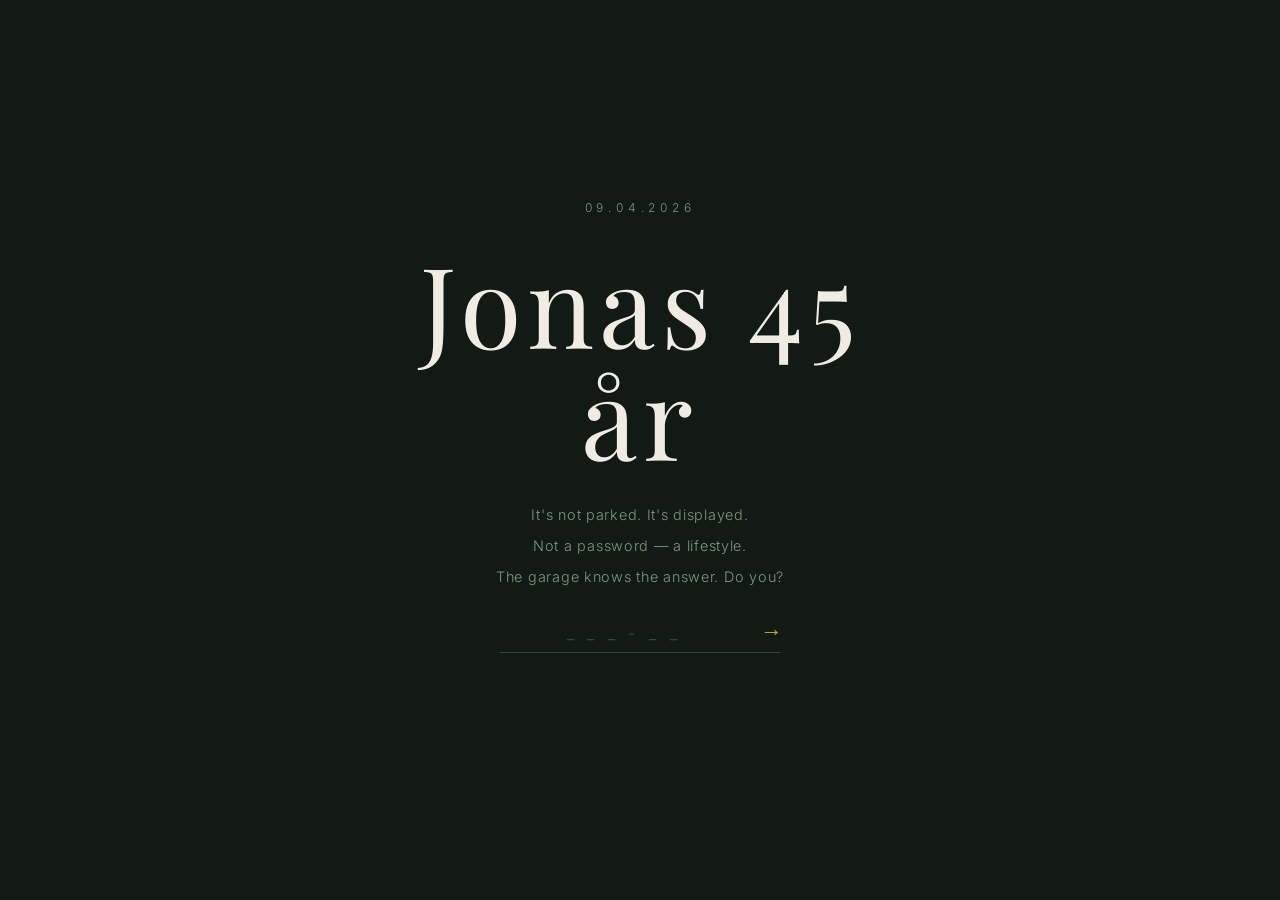
<file: index.html>
<!DOCTYPE html>
<html lang="sv">

<head>
  <meta charset="UTF-8" />
  <meta name="viewport" content="width=device-width, initial-scale=1.0" />
  <title>Jonas</title>
  <link rel="stylesheet" href="style.css" />
  <link
    href="https://fonts.googleapis.com/css2?family=Playfair+Display:ital,wght@0,400;0,500;1,400&family=Inter:wght@300;400&display=swap"
    rel="stylesheet" />
</head>

<body class="password-page">

  <div class="password-container">
    <p class="date-label">09.04.2026</p>
    <h1 class="name-title">Jonas 45 år</h1>

    <div class="riddle">
      <p>It's not parked. It's displayed.</p>
      <p>Not a password — a lifestyle.</p>
      <p>The garage knows the answer. Do you?</p>
    </div>

    <div class="input-group">
      <input type="text" id="passwordInput" placeholder="_ _ _ - _ _" autocomplete="off" spellcheck="false" />
      <button id="submitBtn" onclick="checkPassword()">→</button>
    </div>

    <p class="error-msg" id="errorMsg">Fel svar. Försök igen.</p>
  </div>

  <div class="fade-overlay" id="fadeOverlay"></div>

  <script>
    function checkPassword() {
      const input = document.getElementById('passwordInput').value.trim().toUpperCase();
      const errorMsg = document.getElementById('errorMsg');

      if (input === 'JOB-95') {
        errorMsg.style.opacity = '0';
        document.getElementById('fadeOverlay').classList.add('fade-in');
        setTimeout(() => {
          window.location.href = 'card.html';
        }, 1200);
      } else {
        errorMsg.style.opacity = '1';
        document.getElementById('passwordInput').classList.add('shake');
        setTimeout(() => {
          document.getElementById('passwordInput').classList.remove('shake');
        }, 500);
      }
    }

    // Allow pressing Enter to submit
    document.addEventListener('DOMContentLoaded', () => {
      document.getElementById('passwordInput').addEventListener('keydown', (e) => {
        if (e.key === 'Enter') checkPassword();
      });
    });
  </script>

</body>

</html>
</file>
<file: style.css>
/* ─── Reset & Base ─────────────────────────────────────────── */
*, *::before, *::after {
  box-sizing: border-box;
  margin: 0;
  padding: 0;
}

:root {
  --black:   #111a14;
  --dark:    #162219;
  --card-bg: #1a2a1e;
  --border:  #2d4a36;
  --cream:   #f0ece4;
  --muted:   #7a9a80;
  --amber:   #c8a830;
  --gold:    #d4b843;
  --defender: #c9aa4c; /* Barbour gold */

  --font-serif: 'Playfair Display', Georgia, serif;
  --font-sans:  'Inter', Helvetica, sans-serif;
}

html, body {
  height: 100%;
  background-color: var(--black);
  color: var(--cream);
  font-family: var(--font-sans);
  font-weight: 300;
  -webkit-font-smoothing: antialiased;
}

/* ─── Password Page ────────────────────────────────────────── */
.password-page {
  display: flex;
  align-items: center;
  justify-content: center;
  min-height: 100vh;
  padding: 2rem;
}

.password-container {
  display: flex;
  flex-direction: column;
  align-items: center;
  gap: 2rem;
  text-align: center;
  max-width: 480px;
  width: 100%;
}

.date-label {
  font-family: var(--font-sans);
  font-size: 0.75rem;
  letter-spacing: 0.4em;
  color: var(--muted);
  text-transform: uppercase;
}

.name-title {
  font-family: var(--font-serif);
  font-size: clamp(3.5rem, 12vw, 7rem);
  font-weight: 400;
  letter-spacing: 0.05em;
  color: var(--cream);
  line-height: 1;
}

.riddle {
  display: flex;
  flex-direction: column;
  gap: 0.4rem;
}

.riddle p {
  font-size: 0.9rem;
  color: var(--muted);
  letter-spacing: 0.05em;
  line-height: 1.7;
}

.input-group {
  display: flex;
  align-items: center;
  gap: 0.75rem;
  width: 100%;
  max-width: 280px;
  border-bottom: 1px solid var(--border);
  padding-bottom: 0.5rem;
}

.input-group input {
  flex: 1;
  background: transparent;
  border: none;
  outline: none;
  color: var(--cream);
  font-family: var(--font-sans);
  font-size: 1rem;
  letter-spacing: 0.2em;
  text-align: center;
  text-transform: uppercase;
}

.input-group input::placeholder {
  color: var(--border);
  letter-spacing: 0.3em;
}

.input-group button {
  background: transparent;
  border: none;
  color: var(--amber);
  font-size: 1.4rem;
  cursor: pointer;
  transition: color 0.2s, transform 0.2s;
  line-height: 1;
}

.input-group button:hover {
  color: var(--gold);
  transform: translateX(3px);
}

.error-msg {
  font-size: 0.75rem;
  color: var(--amber);
  letter-spacing: 0.1em;
  opacity: 0;
  transition: opacity 0.3s;
}

/* Shake animation on wrong password */
@keyframes shake {
  0%, 100% { transform: translateX(0); }
  25%       { transform: translateX(-6px); }
  75%       { transform: translateX(6px); }
}

.shake {
  animation: shake 0.4s ease;
}

/* ─── Fade overlay (transition between pages) ──────────────── */
.fade-overlay {
  position: fixed;
  inset: 0;
  background: var(--black);
  pointer-events: none;
  opacity: 0;
  transition: opacity 1.2s ease;
  z-index: 100;
}

.fade-overlay.fade-in {
  opacity: 1;
}

/* ─── Card Page ────────────────────────────────────────────── */
.card-page {
  min-height: 100vh;
  padding: 0;
  opacity: 0;
  animation: pageReveal 1.5s ease 0.3s forwards;
}

@keyframes pageReveal {
  to { opacity: 1; }
}

/* Opening section */
.opening-section {
  min-height: 100vh;
  display: flex;
  flex-direction: column;
  align-items: center;
  justify-content: center;
  text-align: center;
  padding: 2rem;
  gap: 1.5rem;
  position: relative;
}

.opening-section .date-label {
  animation: fadeUp 1s ease 0.5s both;
}

.opening-title {
  font-family: var(--font-serif);
  font-size: clamp(2.5rem, 10vw, 6rem);
  font-weight: 400;
  font-style: italic;
  color: var(--cream);
  line-height: 1.1;
  animation: fadeUp 1s ease 0.8s both;
}

.opening-subtitle {
  font-size: 0.85rem;
  letter-spacing: 0.3em;
  color: var(--muted);
  text-transform: uppercase;
  animation: fadeUp 1s ease 1.1s both;
}

.scroll-hint {
  position: absolute;
  bottom: 2.5rem;
  font-size: 0.7rem;
  letter-spacing: 0.3em;
  color: var(--border);
  text-transform: uppercase;
  animation: fadeUp 1s ease 2s both, pulse 3s ease 3s infinite;
}

@keyframes pulse {
  0%, 100% { opacity: 0.3; }
  50%       { opacity: 0.8; }
}

/* ─── Section layout ───────────────────────────────────────── */
.section {
  padding: 5rem 2rem;
  max-width: 900px;
  margin: 0 auto;
}

.section-label {
  font-size: 0.95rem;
  letter-spacing: 0.3em;
  color: var(--amber);
  text-transform: uppercase;
  margin-bottom: 2rem;
}

/* ─── Birthday message ─────────────────────────────────────── */
.message-text {
  font-family: var(--font-serif);
  font-size: clamp(1.4rem, 4vw, 2.2rem);
  font-weight: 400;
  line-height: 1.7;
  color: var(--cream);
}

.message-text em {
  color: var(--amber);
  font-style: italic;
}

/* ─── Memory wall ──────────────────────────────────────────── */
.memory-grid {
  display: grid;
  grid-template-columns: repeat(auto-fill, minmax(220px, 1fr));
  gap: 2.5rem 2rem;
  margin-top: 2rem;
  align-items: start;
}

.memory-card {
  background: #f5f0e8;
  padding: 0.85rem 0.85rem 2.5rem 0.85rem;
  display: flex;
  flex-direction: column;
  gap: 0;
  box-shadow: 0 4px 20px rgba(0,0,0,0.5), 0 1px 4px rgba(0,0,0,0.3);
  transition: transform 0.3s ease, box-shadow 0.3s ease;
  cursor: default;
}

/* Alternate slight rotations for a scattered look */
.memory-card:nth-child(odd)  { transform: rotate(-1.5deg); }
.memory-card:nth-child(even) { transform: rotate(1.2deg); }
.memory-card:nth-child(3n)   { transform: rotate(-0.5deg); }

.memory-card:hover {
  transform: rotate(0deg) scale(1.03) !important;
  box-shadow: 0 8px 40px rgba(0,0,0,0.6);
  z-index: 2;
}

.memory-card img {
  width: 100%;
  aspect-ratio: 1 / 1;
  object-fit: cover;
  display: block;
  filter: grayscale(15%) contrast(1.05);
}

/* Placeholder when no photo */
.memory-card .polaroid-placeholder {
  width: 100%;
  aspect-ratio: 1 / 1;
  background: #ddd5c5;
  display: flex;
  align-items: center;
  justify-content: center;
}

.memory-card .polaroid-placeholder span {
  font-size: 2rem;
  opacity: 0.3;
}

.polaroid-caption {
  padding-top: 0.75rem;
  display: flex;
  flex-direction: column;
  gap: 0.4rem;
}

.memory-author {
  font-family: 'Playfair Display', Georgia, serif;
  font-size: 0.85rem;
  font-style: italic;
  color: #3a3530;
  letter-spacing: 0.02em;
}

.memory-prompt {
  font-family: var(--font-sans);
  font-size: 0.62rem;
  letter-spacing: 0.12em;
  text-transform: uppercase;
  color: #b07d20;
  margin: 0.1rem 0 0.15rem;
}

.memory-text {
  font-family: var(--font-sans);
  font-size: 0.78rem;
  color: #5a5248;
  line-height: 1.55;
  font-style: normal;
}

.memory-empty {
  color: var(--muted);
  font-size: 0.9rem;
  font-style: italic;
  padding: 2rem 0;
}

/* ─── Speedometer ──────────────────────────────────────────── */
.speedometer-section {
  display: flex;
  justify-content: center;
  padding-left: 8rem;
}

.speedo-widget {
  display: flex;
  align-items: center;
  gap: 3rem;
}

.speedo-meter {
  position: relative;
  width: 400px;
  flex-shrink: 0;
}

#speedoCanvas {
  display: block;
}

.speedo-number {
  position: absolute;
  bottom: 28px;
  left: 50%;
  transform: translateX(-50%);
  font-family: var(--font-sans);
  font-size: 2.8rem;
  font-weight: 400;
  color: var(--cream);
  letter-spacing: 0.05em;
  line-height: 1;
}

.speedo-unit {
  position: absolute;
  bottom: 12px;
  left: 50%;
  transform: translateX(-50%);
  font-size: 0.75rem;
  letter-spacing: 0.3em;
  color: var(--muted);
  text-transform: uppercase;
}

.speedo-text {
  max-width: 220px;
  padding-left: 2rem;
}

.speedo-msg {
  font-family: var(--font-sans);
  font-size: 1.8rem;
  font-weight: 400;
  letter-spacing: 0.15em;
  color: var(--defender);
  line-height: 1.3;
  opacity: 0;
  transition: opacity 0.8s ease;
}

.speedo-msg.visible {
  opacity: 1;
}

.speedo-tagline {
  font-family: var(--font-serif);
  font-size: 1rem;
  font-weight: 400;
  color: var(--muted);
  margin-top: 0.6rem;
  opacity: 0;
  transition: opacity 1s ease;
}

.speedo-tagline.visible {
  opacity: 1;
}

/* Flash overlay — small round burst */
.speedometer-section {
  position: relative;
}

.speedo-flash {
  position: absolute;
  width: 260px;
  height: 260px;
  border-radius: 50%;
  top: 50%;
  right: -180px;
  transform: translateY(-50%);
  background: radial-gradient(circle, #fff 0%, #fff 15%, rgba(255,255,255,0.9) 35%, rgba(255,255,255,0.4) 60%, transparent 80%);
  opacity: 0;
  pointer-events: none;
  z-index: 10;
}

@keyframes flashBurst {
  0%   { opacity: 0; }
  8%   { opacity: 1; }
  18%  { opacity: 0; }
  28%  { opacity: 1; }
  38%  { opacity: 0; }
  48%  { opacity: 0.9; }
  65%  { opacity: 0.6; }
  100% { opacity: 0; }
}

.speedo-flash.burst {
  animation: flashBurst 1.6s ease forwards;
}

@media (max-width: 600px) {
  .speedo-widget {
    flex-direction: column;
    gap: 1.5rem;
    align-items: center;
    text-align: center;
  }
  .speedo-text {
    max-width: 100%;
  }
}

/* ─── Divider ──────────────────────────────────────────────── */
.divider {
  width: 1px;
  height: 80px;
  background: var(--border);
  margin: 0 auto;
}

/* ─── Language Switcher ────────────────────────────────────── */
.lang-switcher {
  display: flex;
  align-items: center;
  gap: 0.75rem;
  margin-bottom: 2rem;
}

.lang-switcher span {
  color: var(--border);
  font-size: 0.7rem;
}

.lang-btn {
  background: transparent;
  border: none;
  color: var(--muted);
  font-family: var(--font-sans);
  font-size: 0.75rem;
  letter-spacing: 0.2em;
  cursor: pointer;
  padding: 0;
  transition: color 0.2s;
}

.lang-btn:hover {
  color: var(--cream);
}

.lang-btn.active {
  color: var(--amber);
}

/* ─── Submit Page ──────────────────────────────────────────── */
.submit-page {
  min-height: 100vh;
  display: flex;
  align-items: flex-start;
  justify-content: center;
  padding: 3rem 2rem;
}

.submit-container {
  width: 100%;
  max-width: 520px;
  display: flex;
  flex-direction: column;
  gap: 2.5rem;
}

.submit-header h1 {
  font-family: var(--font-serif);
  font-size: 2.5rem;
  font-weight: 400;
  color: var(--cream);
  margin-bottom: 0.75rem;
}

.submit-header p {
  font-size: 0.9rem;
  color: var(--muted);
  line-height: 1.7;
}

.form-group {
  display: flex;
  flex-direction: column;
  gap: 0.5rem;
}

.form-group label {
  font-size: 0.7rem;
  letter-spacing: 0.3em;
  color: var(--amber);
  text-transform: uppercase;
}

.form-group input,
.form-group textarea {
  background: var(--card-bg);
  border: 1px solid var(--border);
  color: var(--cream);
  font-family: var(--font-sans);
  font-size: 0.95rem;
  font-weight: 300;
  padding: 0.85rem 1rem;
  outline: none;
  resize: none;
  transition: border-color 0.2s;
  width: 100%;
}

.form-group input:focus,
.form-group textarea:focus {
  border-color: var(--amber);
}

.form-group input::placeholder,
.form-group textarea::placeholder {
  color: var(--muted);
}

.photo-upload {
  display: flex;
  flex-direction: column;
  gap: 0.5rem;
}

.photo-label-btn {
  display: inline-block;
  border: 1px solid var(--border);
  color: var(--muted);
  font-size: 0.8rem;
  letter-spacing: 0.15em;
  padding: 0.75rem 1.25rem;
  cursor: pointer;
  transition: border-color 0.2s, color 0.2s;
  text-align: center;
}

.photo-label-btn:hover {
  border-color: var(--amber);
  color: var(--cream);
}

.photo-preview {
  width: 100%;
  max-height: 200px;
  object-fit: cover;
  display: none;
  filter: grayscale(20%);
}

.submit-btn {
  background: transparent;
  border: 1px solid var(--amber);
  color: var(--amber);
  font-family: var(--font-sans);
  font-size: 0.8rem;
  letter-spacing: 0.3em;
  text-transform: uppercase;
  padding: 1rem 2rem;
  cursor: pointer;
  transition: background 0.2s, color 0.2s;
  align-self: flex-start;
}

.submit-btn:hover {
  background: var(--amber);
  color: var(--black);
}

.submit-btn:disabled {
  opacity: 0.4;
  cursor: not-allowed;
}

.success-msg {
  font-size: 0.85rem;
  color: var(--amber);
  letter-spacing: 0.05em;
  display: none;
}

/* ─── Headlight Opening ────────────────────────────────────── */
.headlight-overlay {
  position: fixed;
  inset: 0;
  background: #000;
  z-index: 200;
  display: flex;
  flex-direction: column;
  align-items: center;
  justify-content: center;
  cursor: pointer;
  transition: opacity 1.2s ease;
}

.headlight-overlay.fade-out {
  opacity: 0;
}

/* Photo as dark silhouette — fills screen, car always visible */
.headlight-photo-img {
  position: absolute;
  inset: 0;
  width: 100%;
  height: 100%;
  object-fit: cover;
  object-position: center 80%;
  filter: brightness(0) grayscale(1);
  transition: filter 2s ease;
}

.headlight-photo-img.on {
  filter: brightness(0.12) grayscale(1);
}

/* Dark overlay — fades out to reveal image */
.headlight-dark {
  position: absolute;
  inset: 0;
  background: #000;
  opacity: 1;
  transition: opacity 2.5s ease 0.5s;
}

.headlight-dark.lift {
  opacity: 0;
}

/* Headlight glow — positioned via JS for accuracy */
.headlight-glow {
  position: absolute;
  width: 80px;
  height: 80px;
  border-radius: 50%;
  opacity: 0;
  transform: translate(-50%, -50%);
  background: radial-gradient(circle, rgba(255,220,100,1) 0%, rgba(255,190,60,0.5) 35%, transparent 70%);
  transition: opacity 0.4s ease;
  pointer-events: none;
}

.headlight-glow.on {
  opacity: 1;
  animation: glowPulse 2.5s ease infinite;
}

@keyframes glowPulse {
  0%, 100% { opacity: 0.85; transform: translate(-50%, -50%) scale(1); }
  50%       { opacity: 1;    transform: translate(-50%, -50%) scale(1.1); }
}

/* "Öppna" prompt */
.open-prompt {
  margin-top: 4rem;
  opacity: 0;
  transition: opacity 1s ease;
  text-align: center;
}

.open-prompt.visible {
  opacity: 1;
}

.open-prompt span {
  font-family: var(--font-sans);
  font-size: 0.75rem;
  letter-spacing: 0.5em;
  color: var(--muted);
  text-transform: uppercase;
  animation: pulse 2.5s ease infinite;
}

/* ─── Music Player ─────────────────────────────────────────── */
.music-player {
  position: fixed;
  bottom: 0;
  left: 0;
  right: 0;
  background: #0a0a0a;
  border-top: 1px solid var(--border);
  padding: 0 1.5rem;
  height: 60px;
  z-index: 50;
  display: flex;
  align-items: center;
  gap: 1rem;
}

.music-info {
  flex: 1;
  display: flex;
  flex-direction: column;
  gap: 0.15rem;
}

.music-title {
  font-size: 0.8rem;
  color: var(--cream);
  letter-spacing: 0.05em;
}

.music-artist {
  font-size: 0.7rem;
  color: var(--muted);
  letter-spacing: 0.05em;
}

.volume-slider {
  width: 80px;
  cursor: pointer;
  opacity: 0.7;
  transition: opacity 0.2s;
  -webkit-appearance: none;
  appearance: none;
  height: 3px;
  background: var(--border);
  border-radius: 2px;
  outline: none;
}

.volume-slider:hover {
  opacity: 1;
}

.volume-slider::-webkit-slider-thumb {
  -webkit-appearance: none;
  appearance: none;
  width: 12px;
  height: 12px;
  border-radius: 50%;
  background: var(--defender);
  cursor: pointer;
}

.volume-slider::-moz-range-thumb {
  width: 12px;
  height: 12px;
  border-radius: 50%;
  background: var(--defender);
  cursor: pointer;
  border: none;
}

.volume-slider::-webkit-slider-runnable-track {
  background: var(--border);
  height: 3px;
  border-radius: 2px;
}

.music-toggle {
  background: transparent;
  border: none;
  color: var(--amber);
  font-size: 0.8rem;
  cursor: pointer;
  padding: 0.5rem;
  transition: color 0.2s;
}

.music-toggle:hover {
  color: var(--gold);
}

.music-close {
  background: transparent;
  border: none;
  color: var(--muted);
  font-size: 0.75rem;
  cursor: pointer;
  padding: 0.5rem;
  transition: color 0.2s;
}

.music-close:hover {
  color: var(--cream);
}

/* ─── Scroll animations ────────────────────────────────────── */
.fade-up {
  opacity: 0;
  transform: translateY(40px);
  transition: opacity 0.6s ease, transform 0.6s ease;
}

.fade-up.in-view {
  opacity: 1;
  transform: translateY(0);
}

/* Staggered delays for child elements */
.fade-up:nth-child(1) { transition-delay: 0s; }
.fade-up:nth-child(2) { transition-delay: 0.1s; }
.fade-up:nth-child(3) { transition-delay: 0.2s; }
.fade-up:nth-child(4) { transition-delay: 0.3s; }
.fade-up:nth-child(5) { transition-delay: 0.4s; }

/* ─── Photo Gallery ────────────────────────────────────────── */
.gallery-grid {
  display: grid;
  grid-template-columns: repeat(auto-fill, minmax(260px, 1fr));
  gap: 0.25rem;
  margin-top: 2rem;
}

.gallery-grid img {
  width: 100%;
  aspect-ratio: 1 / 1;
  object-fit: cover;
  display: block;
  filter: grayscale(20%) contrast(1.05);
  cursor: pointer;
  transition: filter 0.3s, transform 0.3s;
}

.gallery-grid img:hover {
  filter: grayscale(0%) contrast(1.1);
  transform: scale(1.02);
  z-index: 1;
  position: relative;
}

/* ─── Lightbox ─────────────────────────────────────────────── */
.lightbox {
  position: fixed;
  inset: 0;
  background: rgba(0,0,0,0.92);
  z-index: 500;
  display: flex;
  align-items: center;
  justify-content: center;
  padding: 2rem;
  opacity: 0;
  pointer-events: none;
  transition: opacity 0.3s ease;
}

.lightbox.open {
  opacity: 1;
  pointer-events: all;
}

.lightbox-card {
  background: #f5f0e8;
  padding: 1rem 1rem 3rem 1rem;
  max-width: 500px;
  width: 100%;
  position: relative;
  box-shadow: 0 20px 60px rgba(0,0,0,0.8);
}

.lightbox-card img {
  width: 100%;
  aspect-ratio: 1 / 1;
  object-fit: cover;
  display: block;
  filter: grayscale(10%);
}

.lightbox-caption {
  padding-top: 1rem;
  display: flex;
  flex-direction: column;
  gap: 0.5rem;
}

.lightbox-caption .memory-author {
  font-size: 1rem;
}

.lightbox-caption .memory-text {
  font-size: 0.9rem;
  line-height: 1.6;
}

.lightbox-close {
  position: absolute;
  top: -2.5rem;
  right: 0;
  background: transparent;
  border: none;
  color: var(--muted);
  font-size: 1rem;
  cursor: pointer;
  letter-spacing: 0.1em;
  transition: color 0.2s;
}

.lightbox-close:hover {
  color: var(--cream);
}

/* ─── Inspiration Prompts ──────────────────────────────────── */
.inspiration-prompts {
  margin-bottom: 0.75rem;
}

.inspiration-label {
  font-size: 0.75rem;
  color: var(--muted);
  letter-spacing: 0.08em;
  text-transform: uppercase;
  margin-bottom: 0.6rem;
}

.prompt-chips {
  display: flex;
  flex-wrap: wrap;
  gap: 0.5rem;
}

.prompt-chip {
  background: #243c2a;
  border: 1px solid #4a7a55;
  color: #9ab89f;
  font-family: inherit;
  font-size: 0.78rem;
  padding: 0.35rem 0.75rem;
  cursor: pointer;
  border-radius: 2px;
  transition: color 0.2s, border-color 0.2s, background 0.2s;
  text-align: left;
}

.prompt-chip:hover {
  background: #2d4a33;
  color: var(--cream);
  border-color: var(--amber);
}

/* ─── Utilities ────────────────────────────────────────────── */
@keyframes fadeUp {
  from {
    opacity: 0;
    transform: translateY(16px);
  }
  to {
    opacity: 1;
    transform: translateY(0);
  }
}

/* ─── Messages (text-only submissions) ──────────────────── */
.messages-list {
  display: grid;
  grid-template-columns: repeat(auto-fill, minmax(220px, 1fr));
  gap: 2.5rem 2rem;
  margin-top: 2rem;
  align-items: start;
}

.message-card {
  background: var(--card-bg);
  border: 1px solid var(--border);
  padding: 1.6rem 1.75rem 1.4rem 1.75rem;
  display: flex;
  flex-direction: column;
  gap: 0.55rem;
  border-radius: 2px;
  position: relative;
  min-height: 200px;
}


.message-card .memory-author {
  color: var(--amber);
  padding-bottom: 0.5rem;
  border-bottom: 1px solid var(--border);
}

.message-card .memory-text {
  color: var(--cream);
}

.message-card .memory-prompt {
  color: var(--muted);
}

/* ─── Photo Pagination ───────────────────────────────────── */
.photo-pagination {
  display: flex;
  align-items: center;
  justify-content: center;
  gap: 1.5rem;
  margin-top: 2rem;
}

.page-arrow {
  background: none;
  border: 1px solid var(--border);
  color: var(--muted);
  font-size: 1.1rem;
  width: 2.2rem;
  height: 2.2rem;
  cursor: pointer;
  border-radius: 2px;
  transition: color 0.2s, border-color 0.2s;
  line-height: 1;
}

.page-arrow:hover {
  color: var(--cream);
  border-color: var(--amber);
}

.page-indicator {
  font-size: 0.7rem;
  letter-spacing: 0.2em;
  color: var(--muted);
  text-transform: uppercase;
}

/* ─── Family Slideshow ───────────────────────────────────── */
.family-slideshow {
  width: 100%;
  max-width: 480px;
  margin: 0 auto;
}

.family-slideshow img {
  width: 100%;
  height: auto;
  display: block;
  opacity: 1;
  transition: opacity 0.6s ease;
  border: 1px solid var(--border);
}

/* ─── Soundtrack ─────────────────────────────────────────── */
.soundtrack-entry {
  display: flex;
  flex-direction: column;
  gap: 0.4rem;
}

.soundtrack-from {
  font-size: 0.75rem;
  letter-spacing: 0.1em;
  color: var(--muted);
  text-transform: uppercase;
}

/* Mobile tweaks */
@media (max-width: 600px) {
  .memory-grid,
  .messages-list {
    grid-template-columns: 1fr;
  }

  .section {
    padding: 3.5rem 1.5rem;
  }
}
</file>
